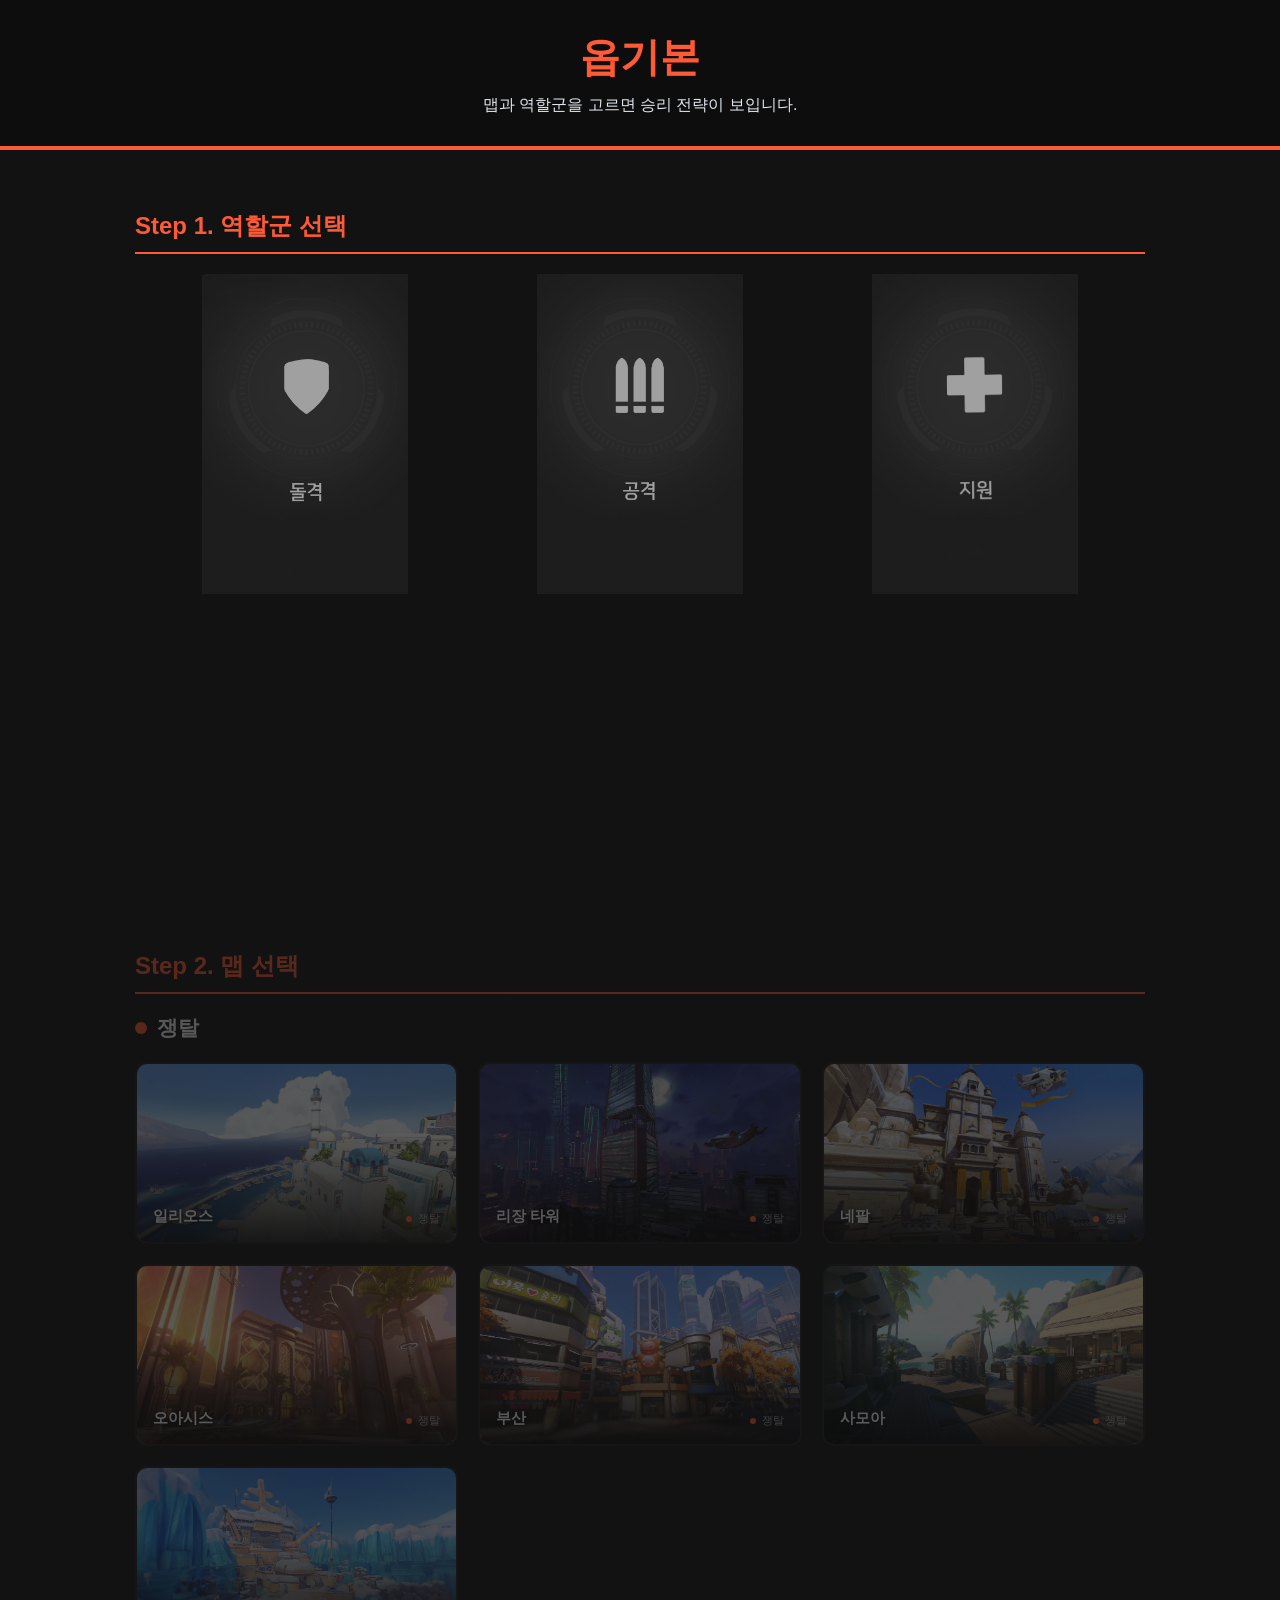
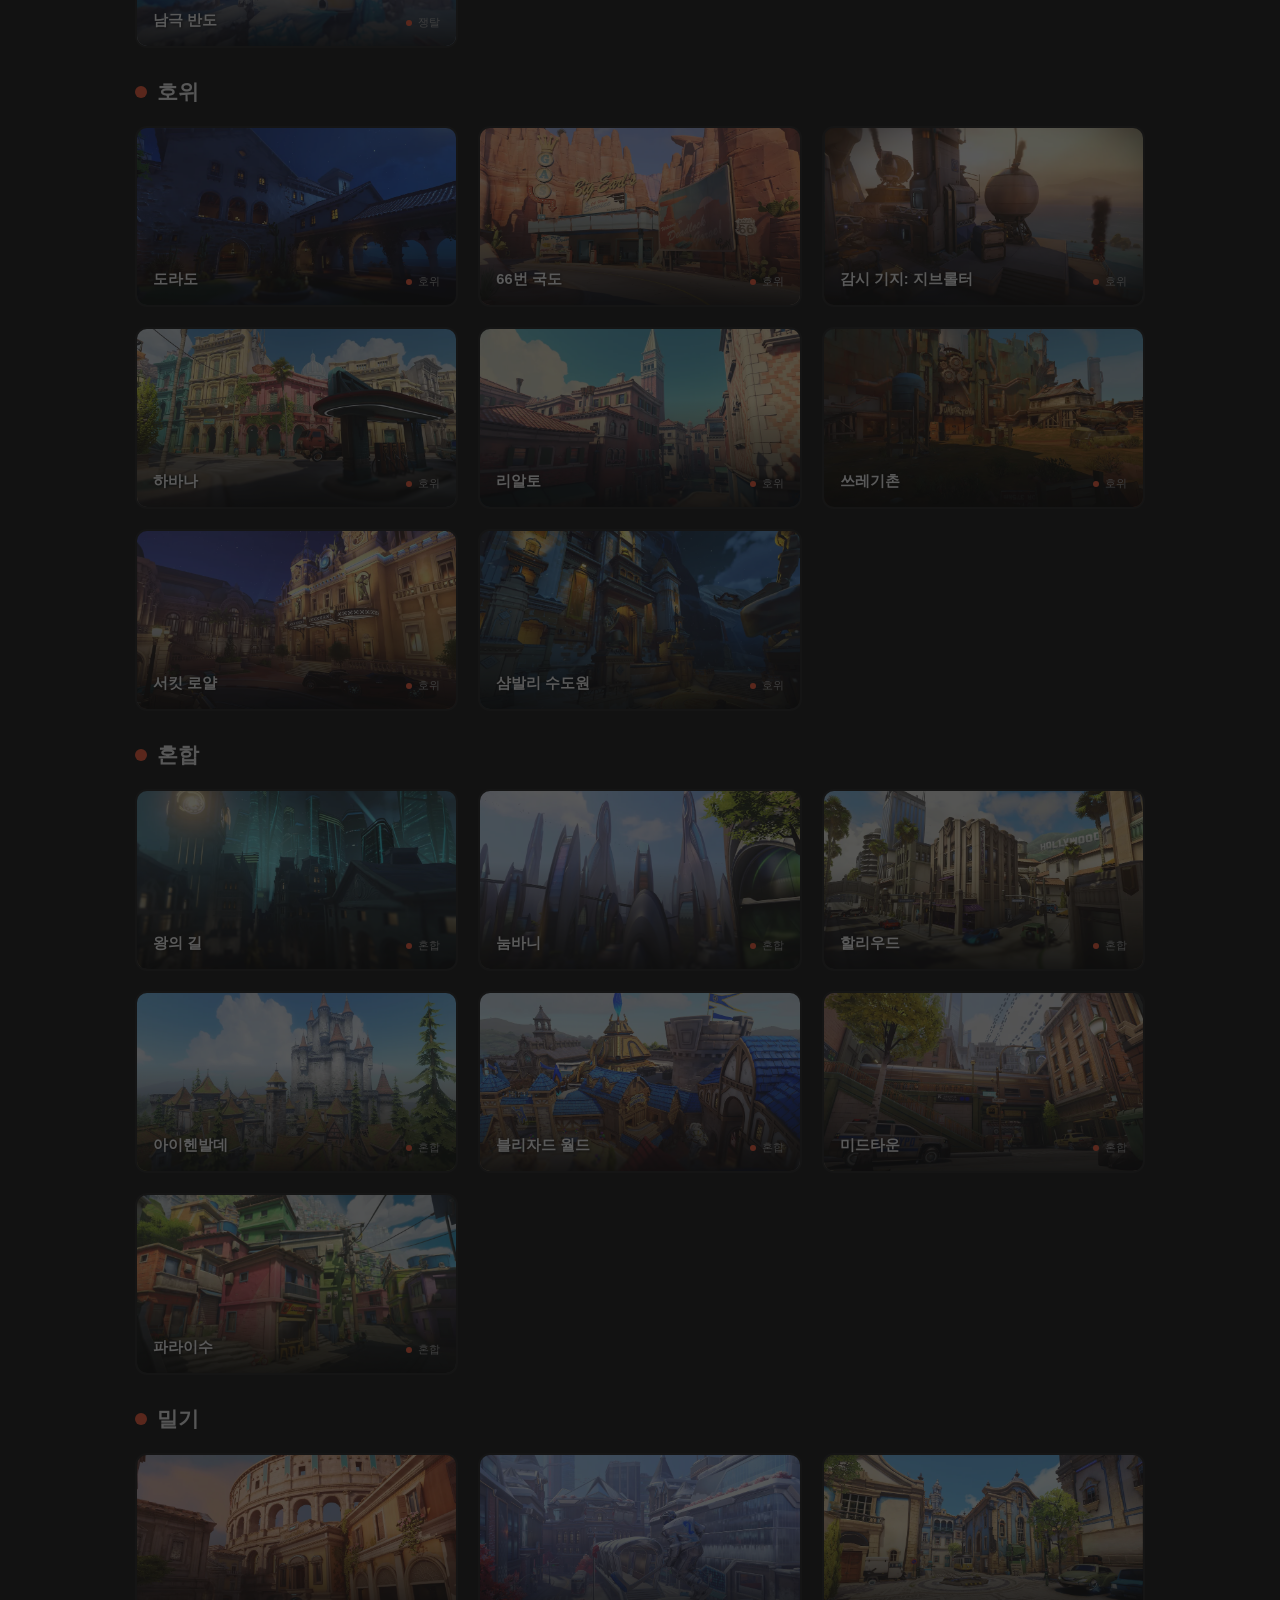
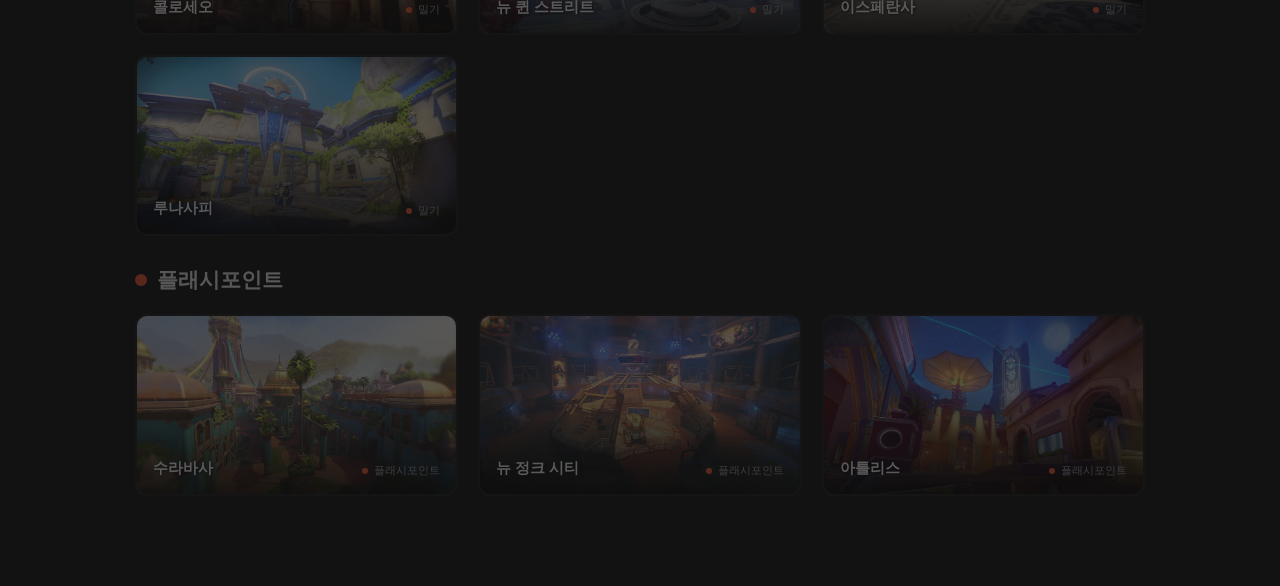
<file: week1/ow/index.html>
<!DOCTYPE html>
<html lang="ko">
<head>
    <meta charset="UTF-8">
    <meta name="viewport" content="width=device-width, initial-scale=1.0">
    <title>오버워치 전략 가이드</title>
    <link rel="stylesheet" href="style.css">
    <style>
        /* 👑 Owtics 오피셜 서버 선택 탭 전용 초정밀 커스텀 CSS 디자인 주입 */
        .ow-segment-tabs {
            display: inline-flex;
            background: #191e24;
            padding: 4px;
            border-radius: 8px;
            border: 1px solid #2d3748;
        }
        .ow-tab-btn {
            background: transparent;
            color: #a0aec0;
            border: none;
            padding: 8px 20px;
            font-size: 0.95em;
            font-weight: bold;
            border-radius: 6px;
            cursor: pointer;
            transition: all 0.2s ease;
        }
        .ow-tab-btn:hover {
            color: #ffffff;
        }
        .ow-tab-btn.active {
            background: #28323f;
            color: var(--ow-orange, #f99e1a);
            box-shadow: 0 2px 5px rgba(0,0,0,0.2);
        }
    </style>
</head>
<body>
    <header class="header main-header">
        <h1>옵기본</h1>
        <p>맵과 역할군을 고르면 승리 전략이 보입니다.</p>
    </header>

    <div class="container">
        <!-- Step 1: 역할군 선택 -->
        <section class="step-section" id="step1">
            <h2>Step 1. 역할군 선택</h2>
            <div class="role-buttons">
                <div class="role-item" data-role="tank">
                    <img src="images/돌격.png" alt="돌격" class="role-icon">
                    <span>돌격 (Tank)</span>
                </div>
                <div class="role-item" data-role="damage">
                    <img src="images/공격.png" alt="공격" class="role-icon">
                    <span>공격 (Damage)</span>
                </div>
                <div class="role-item" data-role="support">
                    <img src="images/지원.png" alt="지원" class="role-icon">
                    <span>지원 (Support)</span>
                </div>
            </div>
        </section>

        <!-- Step 2: 맵 선택 -->
        <section class="step-section disabled" id="step2">
            <h2>Step 2. 맵 선택</h2>
            <div id="mapGrid"></div>
        </section>

        <!-- 결과창 -->
        <section id="resultBox" class="hidden">
            <div class="result-header" style="display: flex; align-items: center; width: 100%; flex-wrap: wrap; gap: 15px;">
                <h2 id="resultTitle" class="result-title" style="margin: 0; flex: 1 1 auto;">맵 이름 - 역할군 전략</h2>
                
                <!-- 👑 Owtics 스타일 세그먼트 서버 탭 버튼 그룹 이식 -->
                <div class="ow-segment-tabs">
                    <button class="ow-tab-btn active" data-region="asia">아시아</button>
                    <button class="ow-tab-btn" data-region="usa">미국</button>
                    <button class="ow-tab-btn" data-region="eu">유럽</button>
                </div>

                <!-- 티어 선택 셀렉트 박스 구역 -->
                <div class="tier-select-wrapper" style="display: inline-block;">
                    <select id="tierSelect" style="background: #1e2630; color: #ffffff; border: 1px solid var(--ow-orange, #f99e1a); padding: 8px 16px; border-radius: 6px; font-weight: bold; cursor: pointer; outline: none; font-size: 0.95em;">
                        <option value="all">모든 티어</option>
                        <option value="bronze">브론즈</option>
                        <option value="silver">실버</option>
                        <option value="gold">골드</option>
                        <option value="platinum">플래티늄</option>
                        <option value="diamond">다이아몬드</option>
                        <option value="master">마스터</option>
                        <option value="grandmaster">그랜드마스터 & 챔피언</option>
                    </select>
                </div>

                <div class="like-section" style="display: inline-block;">
                    <button id="likeBtn" class="like-btn">👍 추천해요 <span id="likeCount">0</span></button>
                </div>
            </div>
            
            <div class="card strategy-card">
                <h3>🗺️ 거점별 핵심 전략</h3>
                <ul id="strategyList"></ul>
            </div>

            <div id="roleDataContent" class="role-content-grid">
                <!-- JS에서 추천 영웅, 시너지, 카운터 내용이 렌더링됩니다 -->
            </div>

            <!-- 💬 댓글(방명록) 기능 추가 -->
            <div class="card comment-section">
                <h3>💬 맵 전술 토론 (방명록)</h3>
                
                <form id="commentForm" class="comment-form">
                    <input type="text" id="commentNickname" placeholder="닉네임 (2~12자)" minlength="2" maxlength="12" required>
                    <textarea id="commentContent" placeholder="이 맵의 꿀팁이나 궁금한 점을 남겨주세요! (5~300자)" minlength="5" maxlength="300" required></textarea>
                    <button type="submit" id="commentSubmitBtn">댓글 남기기</button>
                </form>

                <div id="commentList" class="comment-list">
                    <p style="text-align: center; color: #a0aec0;">댓글을 불러오는 중...</p>
                </div>
            </div>
        </section>
    </div>
    <script src="script.js?v=202407"></script>
</body>
</html>
</file>
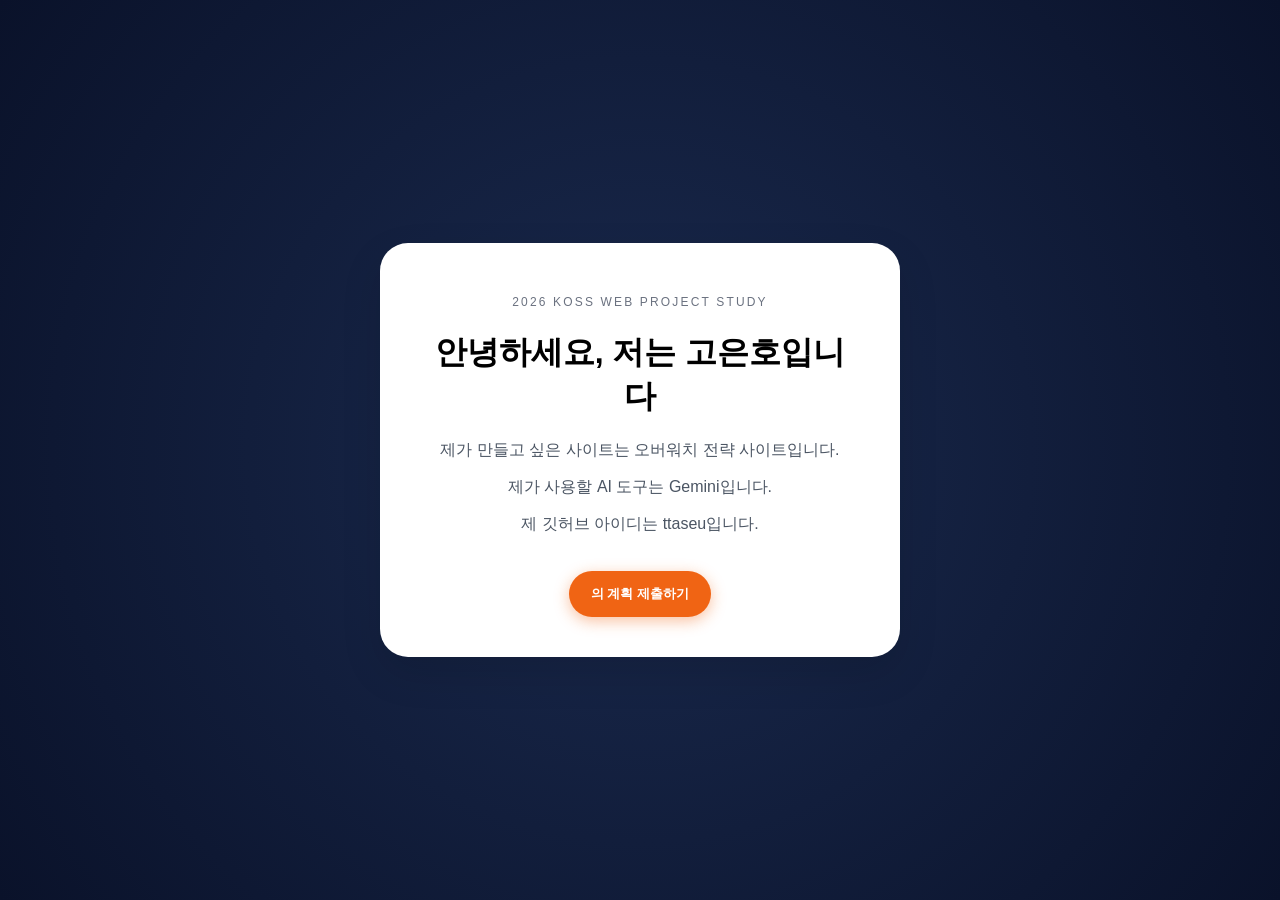
<file: week2/practice/index.html>
<!DOCTYPE html>
<html lang="ko">

<head>
  <meta charset="UTF-8" />
  <meta name="viewport" content="width=device-width, initial-scale=1.0" />
  <title>나의 첫 웹페이지</title>
  <link rel="stylesheet" href="style.css" />
</head>

<body>
  <main class="card">
    <p class="eyebrow">2026 KOSS WEB PROJECT STUDY</p>
    <h1>안녕하세요, 저는 고은호입니다</h1>
    <p class="desc">제가 만들고 싶은 사이트는 오버워치 전략 사이트입니다.</p>
    <p class="desc">제가 사용할 AI 도구는 Gemini입니다.</p>
    <p class="desc">제 깃허브 아이디는 ttaseu입니다.</p>
    <button id="cheerButton">의 계획 제출하기</button>
  </main>
  <script src="script.js"></script>
</body>

</html>
</file>
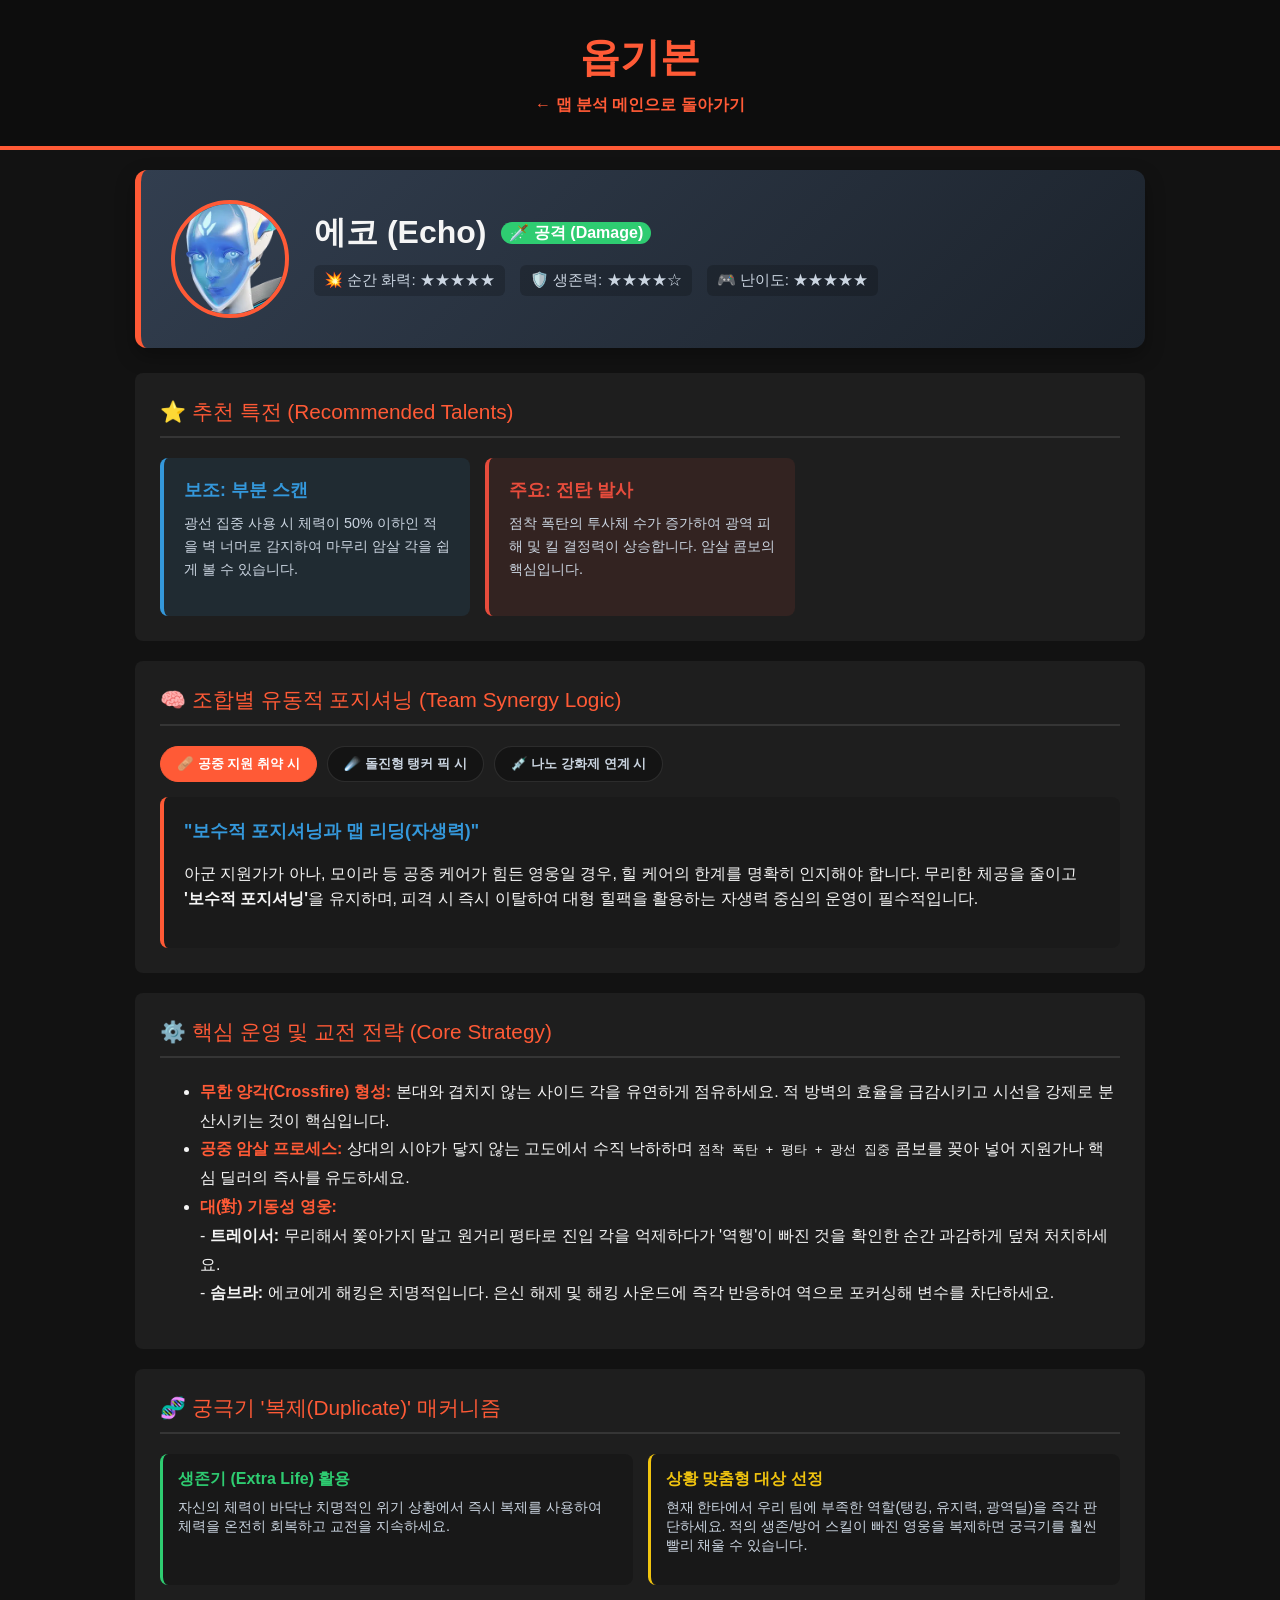
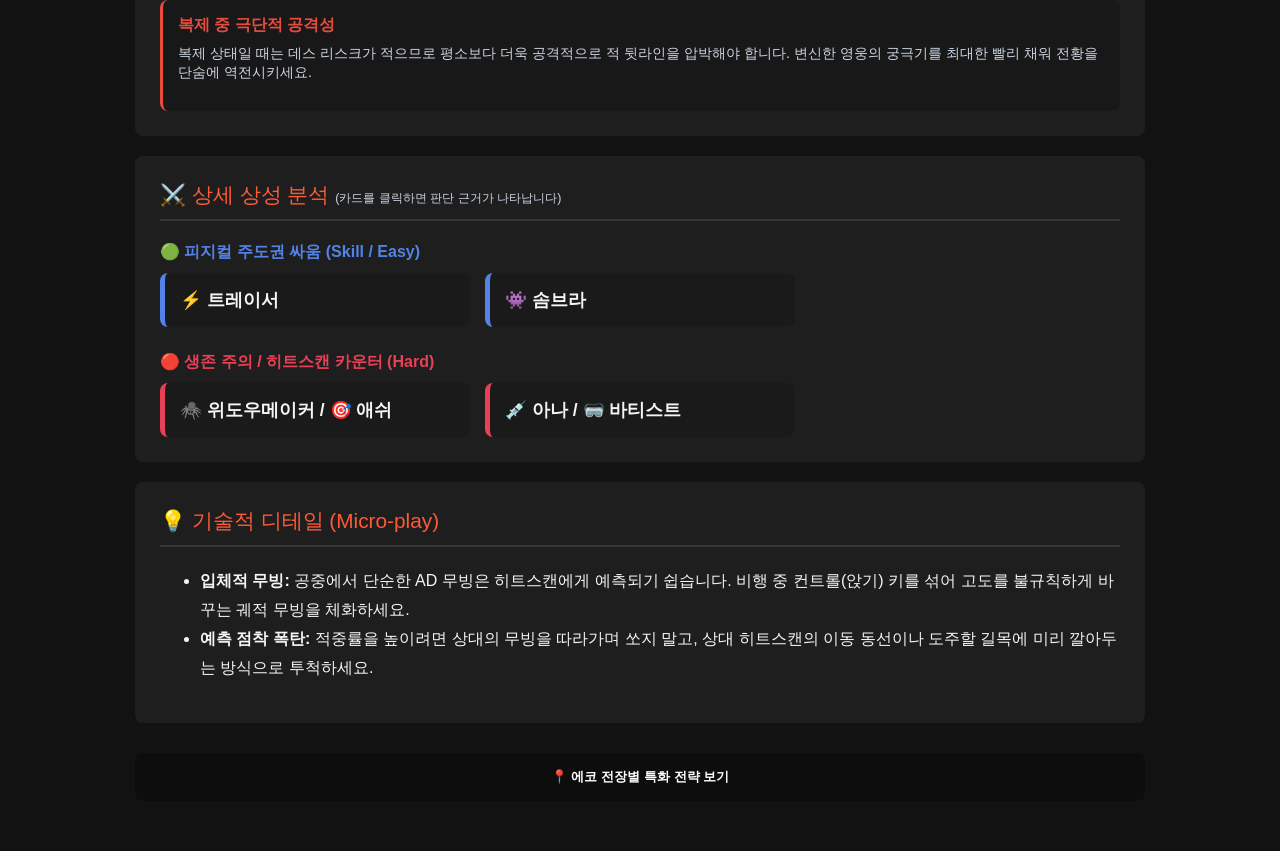
<file: week1/ow/echo.html>
<!DOCTYPE html>
<html lang="ko">
<head>
    <meta charset="UTF-8">
    <meta name="viewport" content="width=device-width, initial-scale=1.0">
    <title>에코 (Echo) - 지능형 전략 백서</title>
    <link rel="stylesheet" href="style.css">
</head>
<body>
    <header class="header">
        <h1>옵기본</h1>
        <p><a href="index.html" style="color: var(--ow-orange); text-decoration: none; font-weight: bold;">&larr; 맵 분석 메인으로 돌아가기</a></p>
    </header>

    <div class="container">
        <!-- 1. 페이지 헤더 -->
        <div class="hero-header-banner">
            <img src="images/에코.webp" alt="에코" class="hero-detail-img" onerror="this.src='https://placehold.co/100x100/28323f/f99e1a?text=EC'">
            <div class="hero-detail-info">
                <h2>에코 (Echo) <span class="badge badge-sub-dps" style="font-size: 0.5em; vertical-align: middle;">🗡️ 공격 (Damage)</span></h2>
                <div class="hero-stats">
                    <span>💥 순간 화력: ★★★★★</span>
                    <span>🛡️ 생존력: ★★★★☆</span>
                    <span>🎮 난이도: ★★★★★</span>
                </div>
            </div>
        </div>

        <!-- 2. 추천 특전 -->
        <div class="detail-section">
            <div class="section-title">⭐ 추천 특전 (Recommended Talents)</div>
            <div style="display: grid; grid-template-columns: repeat(auto-fill, minmax(280px, 1fr)); gap: 15px;">
                <div style="background: rgba(52, 152, 219, 0.1); padding: 20px; border-radius: 8px; border-left: 4px solid #3498db;">
                    <strong style="color: #3498db; font-size: 1.1em;">보조: 부분 스캔</strong>
                    <p style="font-size: 0.9em; color: #cbd5e1; margin-top: 10px; line-height: 1.6;">광선 집중 사용 시 체력이 50% 이하인 적을 벽 너머로 감지하여 마무리 암살 각을 쉽게 볼 수 있습니다.</p>
                </div>
                <div style="background: rgba(231, 76, 60, 0.1); padding: 20px; border-radius: 8px; border-left: 4px solid #e74c3c;">
                    <strong style="color: #e74c3c; font-size: 1.1em;">주요: 전탄 발사</strong>
                    <p style="font-size: 0.9em; color: #cbd5e1; margin-top: 10px; line-height: 1.6;">점착 폭탄의 투사체 수가 증가하여 광역 피해 및 킬 결정력이 상승합니다. 암살 콤보의 핵심입니다.</p>
                </div>
            </div>
        </div>

        <!-- 3. 아군 조합 및 환경에 따른 포지셔닝 (탭 시스템) -->
        <div class="detail-section">
            <div class="section-title">🧠 조합별 유동적 포지셔닝 (Team Synergy Logic)</div>
            
            <div class="tab-container">
                <button class="tab-btn active" onclick="openTab('tab-weak-heal')">🩹 공중 지원 취약 시</button>
                <button class="tab-btn" onclick="openTab('tab-dive')">☄️ 돌진형 탱커 픽 시</button>
                <button class="tab-btn" onclick="openTab('tab-nano')">💉 나노 강화제 연계 시</button>
            </div>

            <div id="tab-weak-heal" class="tab-content active">
                <strong style="color: #3498db; font-size: 1.1em;">"보수적 포지셔닝과 맵 리딩(자생력)"</strong>
                <p>아군 지원가가 아나, 모이라 등 공중 케어가 힘든 영웅일 경우, 힐 케어의 한계를 명확히 인지해야 합니다. 무리한 체공을 줄이고 <strong>'보수적 포지셔닝'</strong>을 유지하며, 피격 시 즉시 이탈하여 대형 힐팩을 활용하는 자생력 중심의 운영이 필수적입니다.</p>
            </div>
            <div id="tab-dive" class="tab-content">
                <strong style="color: #e74c3c; font-size: 1.1em;">"탱커와 동선 일치 및 포커싱 집중"</strong>
                <p>아군이 D.Va, 윈스턴 등 돌진형 탱커라면 탱커와 동선을 일치시키세요. 탱커가 진입하는 순간 함께 진입하여 포커싱 화력을 극대화하고, 상대의 어그로를 분산시켜 서로의 생존력을 높여야 합니다.</p>
            </div>
            <div id="tab-nano" class="tab-content">
                <strong style="color: #9b59b6; font-size: 1.1em;">"과감한 진입과 즉사 콤보 극대화"</strong>
                <p>아나의 궁극기 타이밍이 도래했다면, 사전에 콜을 맞추고 과감하게 적진 한복판으로 진입하세요. 나노 강화제를 받은 상태에서의 <strong>'점착 폭탄(우클릭) + 광선 집중'</strong> 콤보는 탱커조차 녹여버리는 압도적인 킬 결정력을 발휘합니다.</p>
            </div>
        </div>

        <!-- 4. 핵심 운영 및 교전 전략 -->
        <div class="detail-section">
            <div class="section-title">⚙️ 핵심 운영 및 교전 전략 (Core Strategy)</div>
            <ul style="line-height: 1.8;">
                <li><strong style="color: var(--ow-orange);">무한 양각(Crossfire) 형성:</strong> 본대와 겹치지 않는 사이드 각을 유연하게 점유하세요. 적 방벽의 효율을 급감시키고 시선을 강제로 분산시키는 것이 핵심입니다.</li>
                <li><strong style="color: var(--ow-orange);">공중 암살 프로세스:</strong> 상대의 시야가 닿지 않는 고도에서 수직 낙하하며 <code>점착 폭탄 + 평타 + 광선 집중</code> 콤보를 꽂아 넣어 지원가나 핵심 딜러의 즉사를 유도하세요.</li>
                <li><strong style="color: var(--ow-orange);">대(對) 기동성 영웅:</strong> 
                    <br>- <strong>트레이서:</strong> 무리해서 쫓아가지 말고 원거리 평타로 진입 각을 억제하다가 '역행'이 빠진 것을 확인한 순간 과감하게 덮쳐 처치하세요.
                    <br>- <strong>솜브라:</strong> 에코에게 해킹은 치명적입니다. 은신 해제 및 해킹 사운드에 즉각 반응하여 역으로 포커싱해 변수를 차단하세요.
                </li>
            </ul>
        </div>

        <!-- 5. 궁극기 '복제(Duplicate)'의 전술적 매커니즘 -->
        <div class="detail-section">
            <div class="section-title">🧬 궁극기 '복제(Duplicate)' 매커니즘</div>
            <div style="display: grid; grid-template-columns: 1fr 1fr; gap: 15px;">
                <div style="background: rgba(0,0,0,0.2); padding: 15px; border-radius: 8px; border-left: 3px solid #2ecc71;">
                    <strong style="color: #2ecc71;">생존기 (Extra Life) 활용</strong>
                    <p style="font-size: 0.9em; color: #cbd5e1; margin-top: 8px;">자신의 체력이 바닥난 치명적인 위기 상황에서 즉시 복제를 사용하여 체력을 온전히 회복하고 교전을 지속하세요.</p>
                </div>
                <div style="background: rgba(0,0,0,0.2); padding: 15px; border-radius: 8px; border-left: 3px solid #f1c40f;">
                    <strong style="color: #f1c40f;">상황 맞춤형 대상 선정</strong>
                    <p style="font-size: 0.9em; color: #cbd5e1; margin-top: 8px;">현재 한타에서 우리 팀에 부족한 역할(탱킹, 유지력, 광역딜)을 즉각 판단하세요. 적의 생존/방어 스킬이 빠진 영웅을 복제하면 궁극기를 훨씬 빨리 채울 수 있습니다.</p>
                </div>
                <div style="background: rgba(0,0,0,0.2); padding: 15px; border-radius: 8px; grid-column: 1 / -1; border-left: 3px solid #e74c3c;">
                    <strong style="color: #e74c3c;">복제 중 극단적 공격성</strong>
                    <p style="font-size: 0.9em; color: #cbd5e1; margin-top: 8px;">복제 상태일 때는 데스 리스크가 적으므로 평소보다 더욱 공격적으로 적 뒷라인을 압박해야 합니다. 변신한 영웅의 궁극기를 최대한 빨리 채워 전황을 단숨에 역전시키세요.</p>
                </div>
            </div>
        </div>

        <!-- 6. 상세 상성 분석 (OP.GG 스타일 카드) -->
        <div class="detail-section">
            <div class="section-title">⚔️ 상세 상성 분석 <span style="font-size: 0.6em; color: #cbd5e1;">(카드를 클릭하면 판단 근거가 나타납니다)</span></div>
            
            <h4 style="color: #5383e8; margin-bottom: 10px;">🟢 피지컬 주도권 싸움 (Skill / Easy)</h4>
            <div class="matchup-grid" style="margin-bottom: 25px;">
                <div class="matchup-card easy">
                    <div class="matchup-header">⚡ 트레이서</div>
                    <div class="matchup-reason"><strong>[어떻게 잡을 것인가?]</strong><br>수직 고도를 활용해 트레이서의 유효 사거리 밖에서 일방적으로 체력을 깎으세요. '역행'이 빠지는 소리를 듣는 순간 점착 폭탄을 예측해서 깔아두면 확정 킬입니다.</div>
                </div>
                <div class="matchup-card easy">
                    <div class="matchup-header">👾 솜브라</div>
                    <div class="matchup-reason"><strong>[어떻게 잡을 것인가?]</strong><br>공중에 떠있으면 해킹 각을 쉽게 내주지 않습니다. 해킹 사운드에 즉각 턴을 돌려 평타로 은신 진입을 차단하고, 위치가 발각된 솜브라에게 광선을 꽂으세요.</div>
                </div>
            </div>

            <h4 style="color: #e84057; margin-bottom: 10px;">🔴 생존 주의 / 히트스캔 카운터 (Hard)</h4>
            <div class="matchup-grid">
                <div class="matchup-card counter">
                    <div class="matchup-header">🕷️ 위도우메이커 / 🎯 애쉬</div>
                    <div class="matchup-reason"><strong>[어떻게 대처할 것인가?]</strong><br>단순한 공중 체공은 자살 행위입니다. 엄폐물을 끼고 이동하며, 비행 시 <strong>'앉기 + 불규칙 궤적'</strong>을 섞어 에임을 교란하세요. 상대가 줌을 켜는 순간 길목에 예측 점착 폭탄을 깔아두는 심리전이 필수입니다.</div>
                </div>
                <div class="matchup-card counter">
                    <div class="matchup-header">💉 아나 / 🥽 바티스트</div>
                    <div class="matchup-reason"><strong>[어떻게 대처할 것인가?]</strong><br>암살 시도 시 수면총이나 불사 장치에 역관광 당하기 쉽습니다. 상대 힐러의 시선을 자신에게 고정시켜 본대 화력을 분산시키는 <strong>'어그로 핑퐁'</strong> 자체로 전술적 이득을 챙기세요.</div>
                </div>
            </div>
        </div>
        
        <!-- 7. 기술적 디테일 및 마이크로 플레이 -->
        <div class="detail-section">
            <div class="section-title">💡 기술적 디테일 (Micro-play)</div>
            <ul style="line-height: 1.8;">
                <li><strong>입체적 무빙:</strong> 공중에서 단순한 AD 무빙은 히트스캔에게 예측되기 쉽습니다. 비행 중 컨트롤(앉기) 키를 섞어 고도를 불규칙하게 바꾸는 궤적 무빙을 체화하세요.</li>
                <li><strong>예측 점착 폭탄:</strong> 적중률을 높이려면 상대의 무빙을 따라가며 쏘지 말고, 상대 히트스캔의 이동 동선이나 도주할 길목에 미리 깔아두는 방식으로 투척하세요.</li>
            </ul>
        </div>

        <!-- 8. 맵 토글 섹션 -->
        <button id="mapToggleBtn" class="role-btn" style="width: 100%; margin-top: 10px; background: var(--ow-dark); color: #fff; padding: 15px; border-radius: 8px; cursor: pointer; border: none; font-weight: bold;">
            📍 에코 전장별 특화 전략 보기
        </button>
        <div id="mapStrategySection" class="detail-section hidden" style="margin-top: 20px; border: 1px solid var(--ow-orange);">
            <h3 style="color: var(--ow-orange); margin-top: 0;">🗺️ 주요 맵 2층 및 사각지대 활용법</h3>
            <ul style="line-height: 1.8;">
                <li><strong>리장 타워 (야시장/정원):</strong> 오른쪽 사이드 루트를 선점하여 상대 윈스턴 등 메인 탱커가 거점에 진입하기 전에 선제 압박을 가하세요. 공중 체공 중에도 거점 점령 상태를 상시 체크해야 합니다.</li>
                <li><strong>리알토:</strong> 왼쪽 사이드 포지션 유지가 승패를 가릅니다. 높은 지붕과 건물을 완벽한 엄폐물 삼아 공중 포지션을 고수하며 일방적인 딜교환을 성립시키세요.</li>
                <li><strong>파라이수:</strong> 복잡한 골목과 건물 내부를 비행 기술로 넘나들며, 적의 사각지대를 급습한 뒤 즉시 이탈하는 <strong>'게릴라'</strong> 운영이 가장 빛을 발하는 전장입니다.</li>
            </ul>
        </div>

    </div>

    <script>
        // 상성 카드 클릭 시 이유(설명) 토글 애니메이션
        document.querySelectorAll('.matchup-card').forEach(card => {
            card.addEventListener('click', () => {
                card.classList.toggle('active');
            });
        });

        // 탭 토글 로직
        function openTab(tabId) {
            document.querySelectorAll('.tab-btn').forEach(btn => btn.classList.remove('active'));
            event.currentTarget.classList.add('active');
            document.querySelectorAll('.tab-content').forEach(content => content.classList.remove('active'));
            document.getElementById(tabId).classList.add('active');
        }

        // 맵 전략 섹션 토글 부드러운 스크롤
        document.getElementById('mapToggleBtn').addEventListener('click', function() {
            const section = document.getElementById('mapStrategySection');
            if (section.classList.contains('hidden')) {
                section.classList.remove('hidden');
                section.scrollIntoView({ behavior: 'smooth', block: 'center' });
            } else {
                section.classList.add('hidden');
            }
        });
    </script>
</body>
</html>
</file>
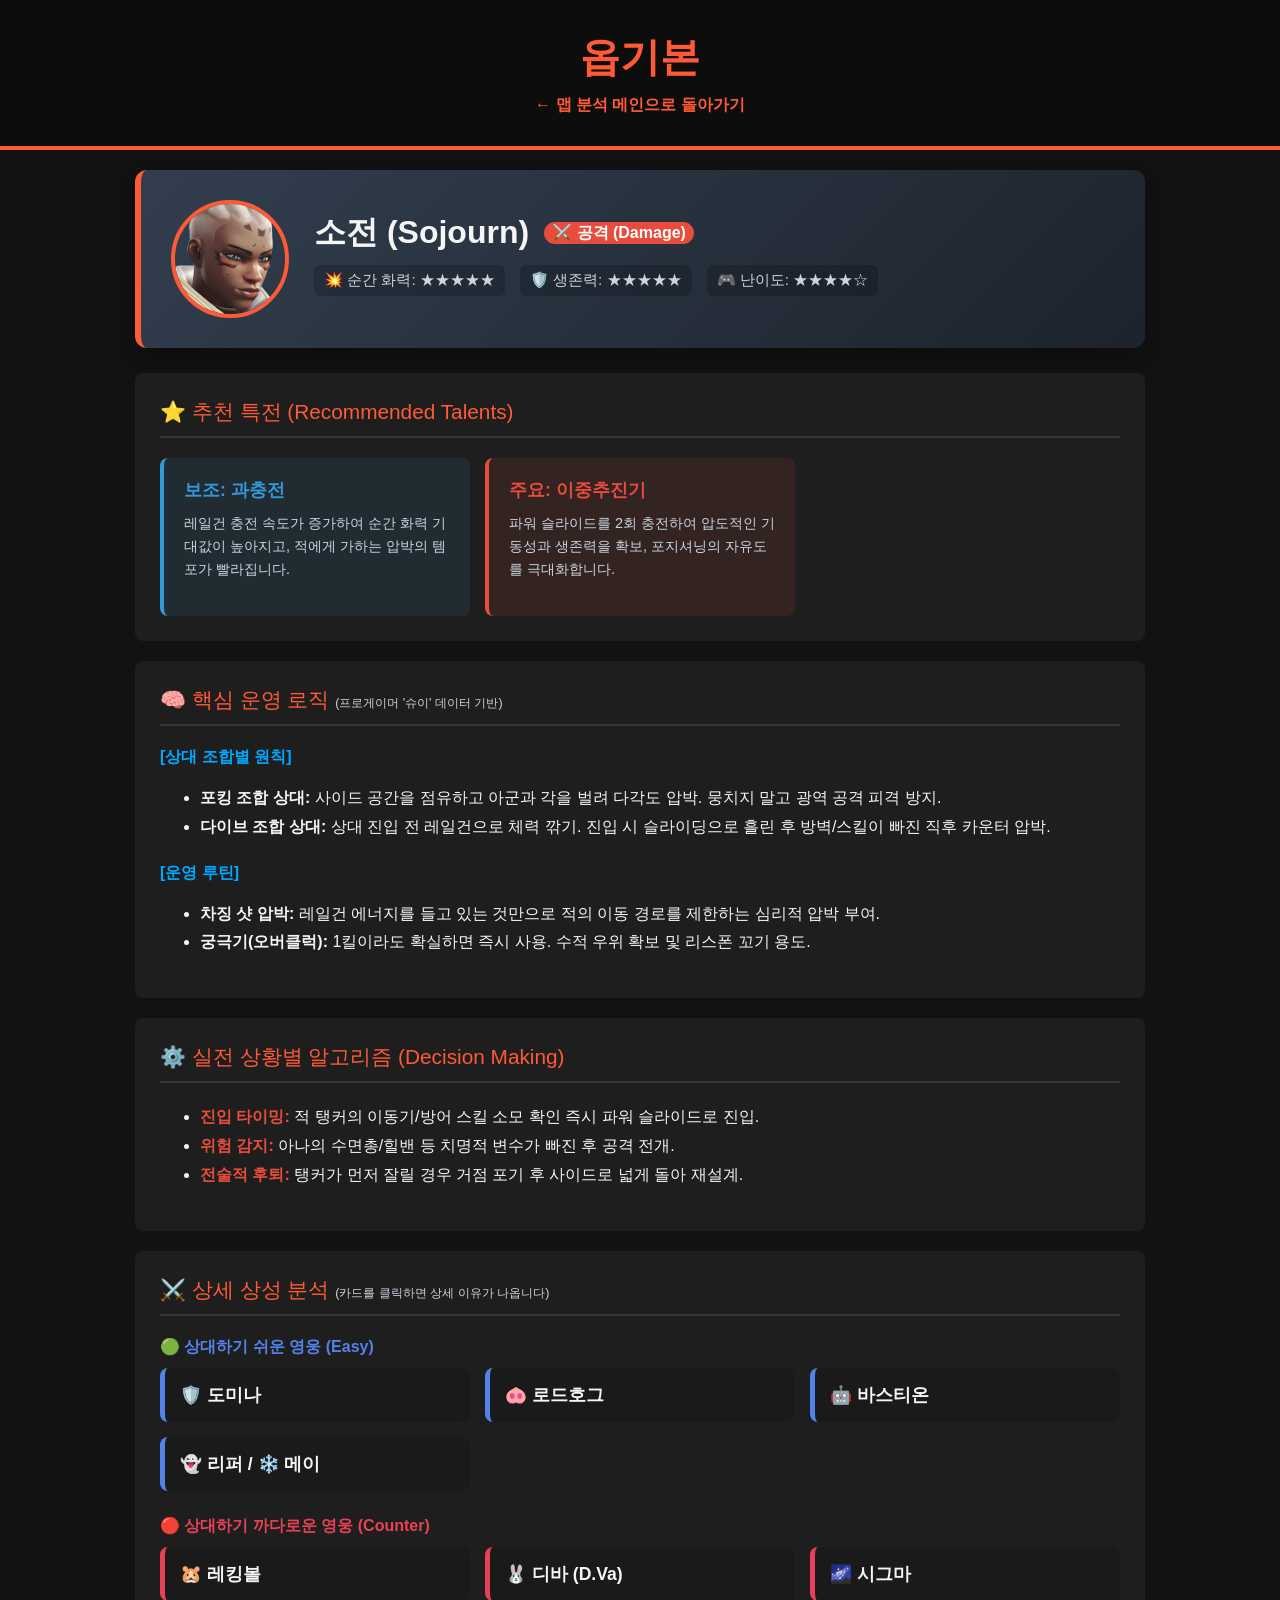
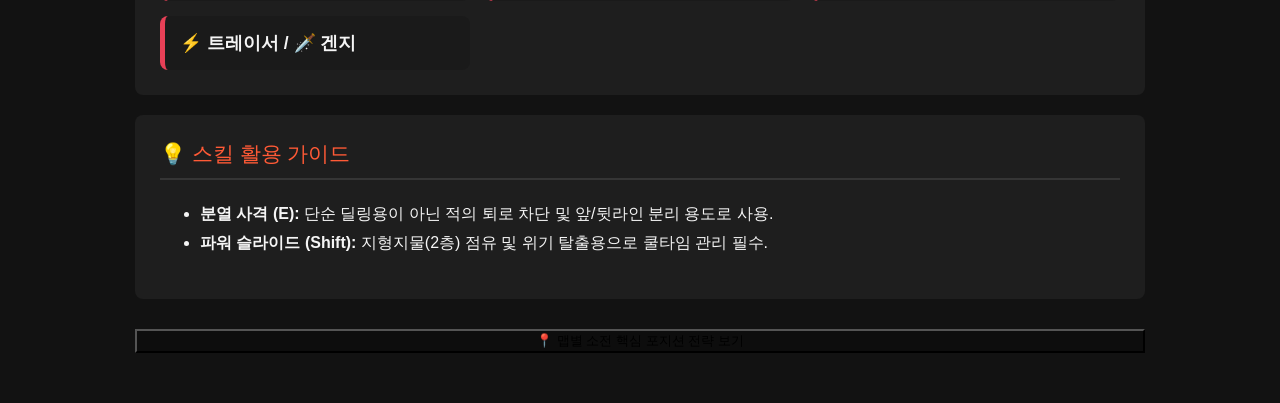
<file: week1/ow/sojourn.html>
<!DOCTYPE html>
<html lang="ko">
<head>
    <meta charset="UTF-8">
    <meta name="viewport" content="width=device-width, initial-scale=1.0">
    <title>소전 (Sojourn) - 영웅 상세 분석</title>
    <link rel="stylesheet" href="style.css">
</head>
<body>
    <header class="header">
        <h1>옵기본</h1>
        <p><a href="index.html" style="color: var(--ow-orange); text-decoration: none; font-weight: bold;">&larr; 맵 분석 메인으로 돌아가기</a></p>
    </header>

    <div class="container">
        <!-- 1. 페이지 헤더 -->
        <div class="hero-header-banner">
            <img src="images/소전.webp" alt="소전" class="hero-detail-img" onerror="this.src='https://placehold.co/100x100/28323f/f99e1a?text=SJ'">
            <div class="hero-detail-info">
                <h2>소전 (Sojourn) <span class="badge badge-main-dps" style="font-size: 0.5em; vertical-align: middle;">⚔️ 공격 (Damage)</span></h2>
                <div class="hero-stats">
                    <span>💥 순간 화력: ★★★★★</span>
                    <span>🛡️ 생존력: ★★★★★</span>
                    <span>🎮 난이도: ★★★★☆</span>
                </div>
            </div>
        </div>

        <!-- 2. 추천 특전 -->
        <div class="detail-section">
            <div class="section-title">⭐ 추천 특전 (Recommended Talents)</div>
            <div style="display: grid; grid-template-columns: repeat(auto-fill, minmax(280px, 1fr)); gap: 15px;">
                <div style="background: rgba(52, 152, 219, 0.1); padding: 20px; border-radius: 8px; border-left: 4px solid #3498db;">
                    <strong style="color: #3498db; font-size: 1.1em;">보조: 과충전</strong>
                    <p style="font-size: 0.9em; color: #cbd5e1; margin-top: 10px; line-height: 1.6;">레일건 충전 속도가 증가하여 순간 화력 기대값이 높아지고, 적에게 가하는 압박의 템포가 빨라집니다.</p>
                </div>
                <div style="background: rgba(231, 76, 60, 0.1); padding: 20px; border-radius: 8px; border-left: 4px solid #e74c3c;">
                    <strong style="color: #e74c3c; font-size: 1.1em;">주요: 이중추진기</strong>
                    <p style="font-size: 0.9em; color: #cbd5e1; margin-top: 10px; line-height: 1.6;">파워 슬라이드를 2회 충전하여 압도적인 기동성과 생존력을 확보, 포지셔닝의 자유도를 극대화합니다.</p>
                </div>
            </div>
        </div>

        <!-- 3. 핵심 운영 로직 -->
        <div class="detail-section">
            <div class="section-title">🧠 핵심 운영 로직 <span style="font-size: 0.6em; color: #cbd5e1;">(프로게이머 '슈이' 데이터 기반)</span></div>
            
            <h4 style="color: #00a8ff; margin-bottom: 8px;">[상대 조합별 원칙]</h4>
            <ul style="line-height: 1.8; margin-bottom: 20px;">
                <li><strong>포킹 조합 상대:</strong> 사이드 공간을 점유하고 아군과 각을 벌려 다각도 압박. 뭉치지 말고 광역 공격 피격 방지.</li>
                <li><strong>다이브 조합 상대:</strong> 상대 진입 전 레일건으로 체력 깎기. 진입 시 슬라이딩으로 흘린 후 방벽/스킬이 빠진 직후 카운터 압박.</li>
            </ul>

            <h4 style="color: #00a8ff; margin-bottom: 8px;">[운영 루틴]</h4>
            <ul style="line-height: 1.8;">
                <li><strong>차징 샷 압박:</strong> 레일건 에너지를 들고 있는 것만으로 적의 이동 경로를 제한하는 심리적 압박 부여.</li>
                <li><strong>궁극기(오버클럭):</strong> 1킬이라도 확실하면 즉시 사용. 수적 우위 확보 및 리스폰 꼬기 용도.</li>
            </ul>
        </div>

        <!-- 4. 실전 상황별 알고리즘 -->
        <div class="detail-section">
            <div class="section-title">⚙️ 실전 상황별 알고리즘 (Decision Making)</div>
            <ul style="line-height: 1.8;">
                <li><strong style="color: #e74c3c;">진입 타이밍:</strong> 적 탱커의 이동기/방어 스킬 소모 확인 즉시 파워 슬라이드로 진입.</li>
                <li><strong style="color: #e74c3c;">위험 감지:</strong> 아나의 수면총/힐밴 등 치명적 변수가 빠진 후 공격 전개.</li>
                <li><strong style="color: #e74c3c;">전술적 후퇴:</strong> 탱커가 먼저 잘릴 경우 거점 포기 후 사이드로 넓게 돌아 재설계.</li>
            </ul>
        </div>

        <!-- 5. 상세 상성 분석 (OP.GG 스타일 카드) -->
        <div class="detail-section">
            <div class="section-title">⚔️ 상세 상성 분석 <span style="font-size: 0.6em; color: #cbd5e1;">(카드를 클릭하면 상세 이유가 나옵니다)</span></div>
            
            <h4 style="color: #5383e8; margin-bottom: 10px;">🟢 상대하기 쉬운 영웅 (Easy)</h4>
            <div class="matchup-grid" style="margin-bottom: 25px;">
                <div class="matchup-card easy">
                    <div class="matchup-header">🛡️ 도미나</div>
                    <div class="matchup-reason">분열 사격으로 방벽 즉시 무력화.</div>
                </div>
                <div class="matchup-card easy">
                    <div class="matchup-header">🐽 로드호그</div>
                    <div class="matchup-reason">큰 피격 판정으로 레일건 에너지 충전소 활용 및 원거리 압살.</div>
                </div>
                <div class="matchup-card easy">
                    <div class="matchup-header">🤖 바스티온</div>
                    <div class="matchup-reason">느린 속도로 인해 분열 사격과 레일건의 완벽한 표적.</div>
                </div>
                <div class="matchup-card easy">
                    <div class="matchup-header">👻 리퍼 / ❄️ 메이</div>
                    <div class="matchup-reason">슬라이딩으로 기습을 쉽게 흘리며 사거리 우위 점유.</div>
                </div>
            </div>

            <h4 style="color: #e84057; margin-bottom: 10px;">🔴 상대하기 까다로운 영웅 (Counter)</h4>
            <div class="matchup-grid">
                <div class="matchup-card counter">
                    <div class="matchup-header">🐹 레킹볼</div>
                    <div class="matchup-reason">빠른 이동과 파일드라이버로 소전의 생존 템포를 완벽히 파괴. (매우 불리)</div>
                </div>
                <div class="matchup-card counter">
                    <div class="matchup-header">🐰 디바 (D.Va)</div>
                    <div class="matchup-reason">방어 매트릭스로 투사체 차단 및 짧은 부스터 쿨타임으로 끝까지 추격.</div>
                </div>
                <div class="matchup-card counter">
                    <div class="matchup-header">🌌 시그마</div>
                    <div class="matchup-reason">유동적인 방벽과 키네틱 손아귀로 소전의 딜각을 지능적으로 차단.</div>
                </div>
                <div class="matchup-card counter">
                    <div class="matchup-header">⚡ 트레이서 / 🗡️ 겐지</div>
                    <div class="matchup-reason">소전의 좌클릭 투사체를 맞추기 어렵고 근접전 압박 극심.</div>
                </div>
            </div>
        </div>

        <!-- 6. 스킬 활용 가이드 -->
        <div class="detail-section">
            <div class="section-title">💡 스킬 활용 가이드</div>
            <ul style="line-height: 1.8;">
                <li><strong>분열 사격 (E):</strong> 단순 딜링용이 아닌 적의 퇴로 차단 및 앞/뒷라인 분리 용도로 사용.</li>
                <li><strong>파워 슬라이드 (Shift):</strong> 지형지물(2층) 점유 및 위기 탈출용으로 쿨타임 관리 필수.</li>
            </ul>
        </div>

        <!-- 7. 맵 토글 섹션 -->
        <button id="mapToggleBtn" class="role-btn" style="width: 100%; margin-top: 10px; background: var(--ow-dark);">
            📍 맵별 소전 핵심 포지션 전략 보기
        </button>
        <div id="mapStrategySection" class="detail-section hidden" style="margin-top: 20px; border: 1px solid var(--ow-orange);">
            <h3 style="color: var(--ow-orange); margin-top: 0;">🗺️ 주요 맵 2층 포지셔닝 팁</h3>
            <ul style="line-height: 1.8;">
                <li><strong>도라도 (1거점):</strong> 수비 시 은행 건물 옥상을 점거하고 상대 힐러진 압박.</li>
                <li><strong>왕의 길 (2거점):</strong> 좁은 길목에서 분열 사격을 활용한 입구 통제.</li>
                <li><strong>일리오스 (등대):</strong> 외부 옥상과 거점을 슬라이딩으로 자유롭게 넘나들며 포킹.</li>
            </ul>
        </div>

    </div>

    <script>
        // 상성 카드 클릭 시 이유(설명) 토글 애니메이션
        document.querySelectorAll('.matchup-card').forEach(card => {
            card.addEventListener('click', () => {
                // 다른 카드의 열림 상태를 닫고 싶다면 아래 줄 주석 해제
                // document.querySelectorAll('.matchup-card').forEach(c => { if(c !== card) c.classList.remove('active'); });
                card.classList.toggle('active');
            });
        });

        // 맵 전략 섹션 토글 부드러운 스크롤
        document.getElementById('mapToggleBtn').addEventListener('click', function() {
            const section = document.getElementById('mapStrategySection');
            if (section.classList.contains('hidden')) {
                section.classList.remove('hidden');
                section.scrollIntoView({ behavior: 'smooth', block: 'center' });
            } else {
                section.classList.add('hidden');
            }
        });
    </script>
</body>
</html>
</file>
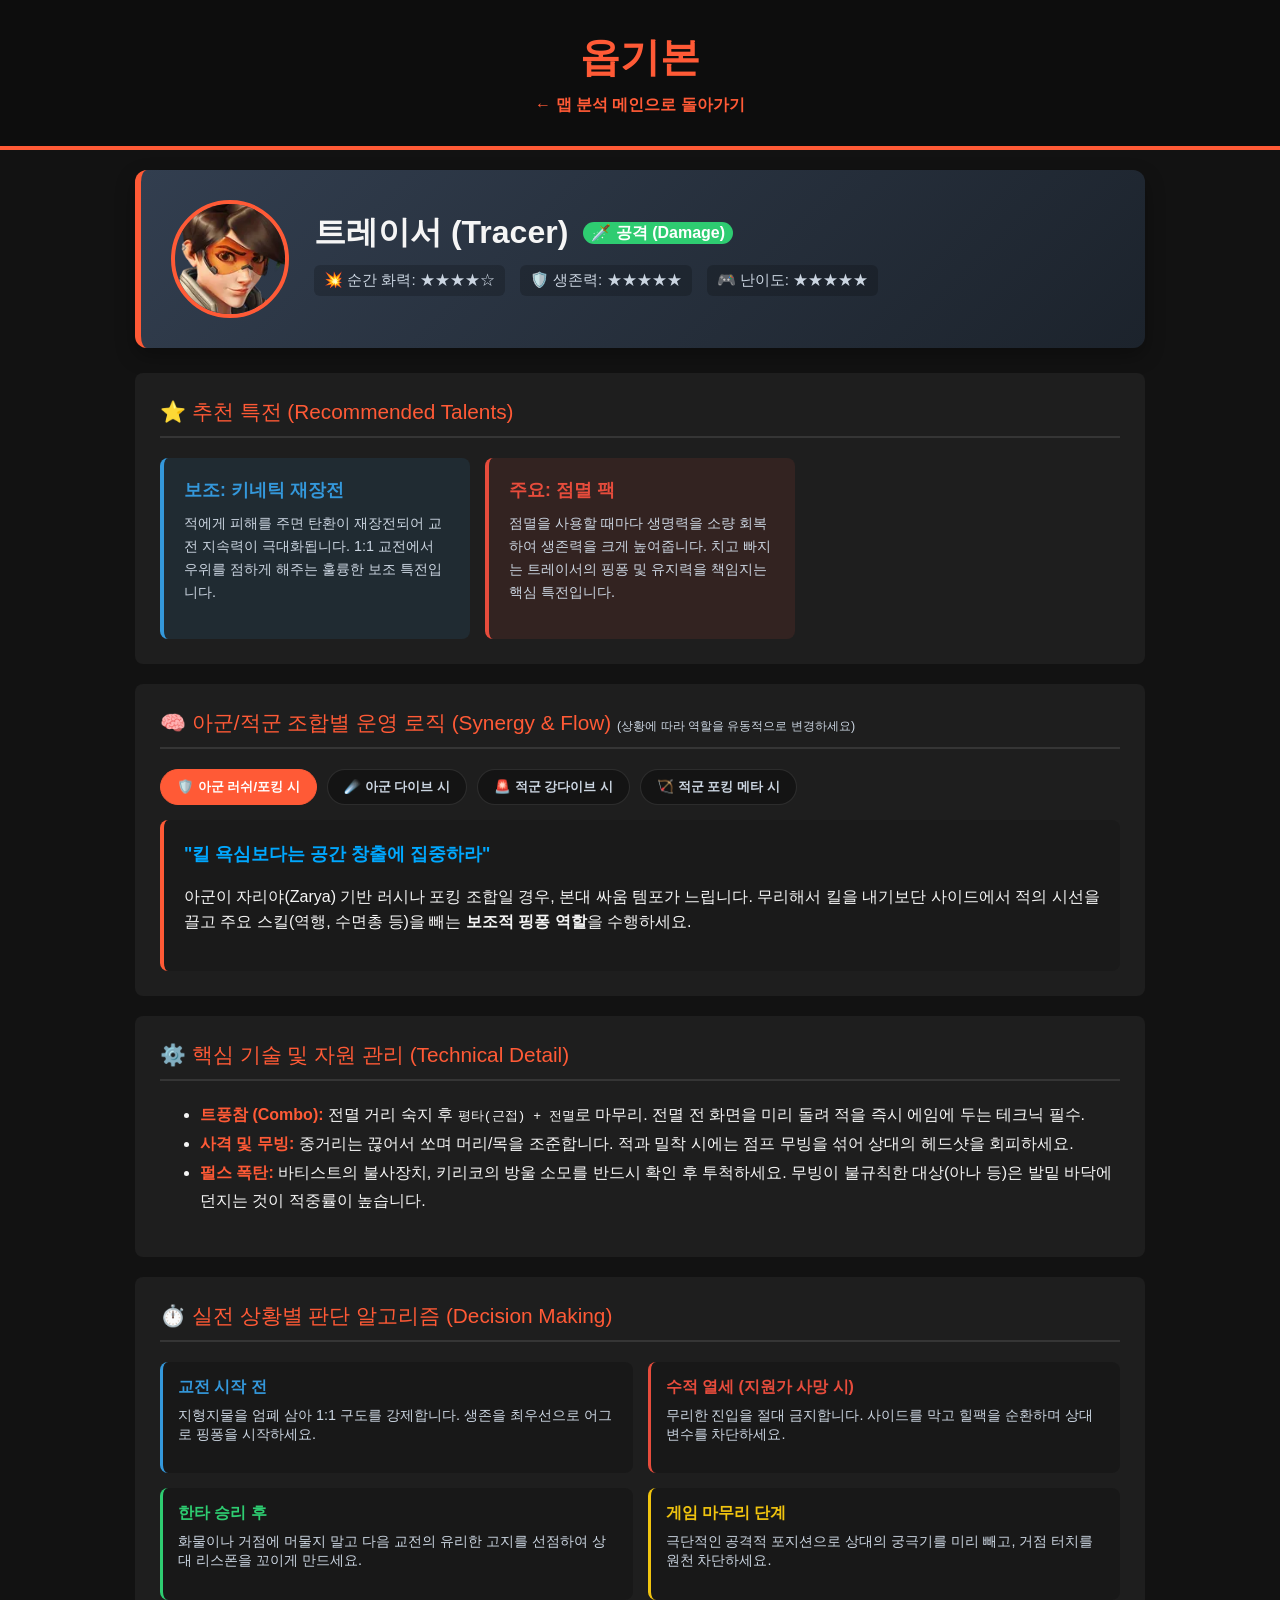
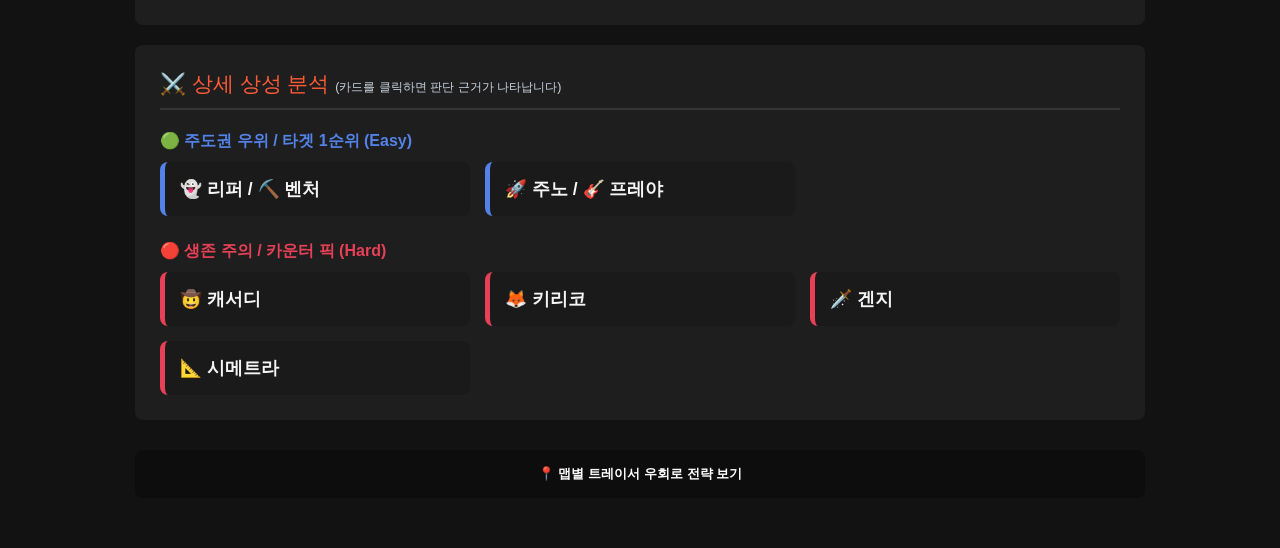
<file: week1/ow/tracer.html>
<!DOCTYPE html>
<html lang="ko">
<head>
    <meta charset="UTF-8">
    <meta name="viewport" content="width=device-width, initial-scale=1.0">
    <title>트레이서 (Tracer) - 지능형 전략 백서</title>
    <link rel="stylesheet" href="style.css">
</head>
<body>
    <header class="header">
        <h1>옵기본</h1>
        <p><a href="index.html" style="color: var(--ow-orange); text-decoration: none; font-weight: bold;">&larr; 맵 분석 메인으로 돌아가기</a></p>
    </header>

    <div class="container">
        <!-- 1. 페이지 헤더 -->
        <div class="hero-header-banner">
            <img src="images/트레이서.webp" alt="트레이서" class="hero-detail-img" onerror="this.src='https://placehold.co/100x100/28323f/f99e1a?text=TR'">
            <div class="hero-detail-info">
                <h2>트레이서 (Tracer) <span class="badge badge-sub-dps" style="font-size: 0.5em; vertical-align: middle;">🗡️ 공격 (Damage)</span></h2>
                <div class="hero-stats">
                    <span>💥 순간 화력: ★★★★☆</span>
                    <span>🛡️ 생존력: ★★★★★</span>
                    <span>🎮 난이도: ★★★★★</span>
                </div>
            </div>
        </div>

        <!-- 2. 추천 특전 -->
        <div class="detail-section">
            <div class="section-title">⭐ 추천 특전 (Recommended Talents)</div>
            <div style="display: grid; grid-template-columns: repeat(auto-fill, minmax(280px, 1fr)); gap: 15px;">
                <div style="background: rgba(52, 152, 219, 0.1); padding: 20px; border-radius: 8px; border-left: 4px solid #3498db;">
                    <strong style="color: #3498db; font-size: 1.1em;">보조: 키네틱 재장전</strong>
                    <p style="font-size: 0.9em; color: #cbd5e1; margin-top: 10px; line-height: 1.6;">적에게 피해를 주면 탄환이 재장전되어 교전 지속력이 극대화됩니다. 1:1 교전에서 우위를 점하게 해주는 훌륭한 보조 특전입니다.</p>
                </div>
                <div style="background: rgba(231, 76, 60, 0.1); padding: 20px; border-radius: 8px; border-left: 4px solid #e74c3c;">
                    <strong style="color: #e74c3c; font-size: 1.1em;">주요: 점멸 팩</strong>
                    <p style="font-size: 0.9em; color: #cbd5e1; margin-top: 10px; line-height: 1.6;">점멸을 사용할 때마다 생명력을 소량 회복하여 생존력을 크게 높여줍니다. 치고 빠지는 트레이서의 핑퐁 및 유지력을 책임지는 핵심 특전입니다.</p>
                </div>
            </div>
        </div>

        <!-- 3. 조합별 운영 로직 (탭 시스템) -->
        <div class="detail-section">
            <div class="section-title">🧠 아군/적군 조합별 운영 로직 (Synergy & Flow) <span style="font-size: 0.6em; color: #cbd5e1;">(상황에 따라 역할을 유동적으로 변경하세요)</span></div>
            
            <div class="tab-container">
                <button class="tab-btn active" onclick="openTab('tab-rush')">🛡️ 아군 러쉬/포킹 시</button>
                <button class="tab-btn" onclick="openTab('tab-dive')">☄️ 아군 다이브 시</button>
                <button class="tab-btn" onclick="openTab('tab-enemy-dive')">🚨 적군 강다이브 시</button>
                <button class="tab-btn" onclick="openTab('tab-enemy-poke')">🏹 적군 포킹 메타 시</button>
            </div>

            <div id="tab-rush" class="tab-content active">
                <strong style="color: #00a8ff; font-size: 1.1em;">"킬 욕심보다는 공간 창출에 집중하라"</strong>
                <p>아군이 자리야(Zarya) 기반 러시나 포킹 조합일 경우, 본대 싸움 템포가 느립니다. 무리해서 킬을 내기보단 사이드에서 적의 시선을 끌고 주요 스킬(역행, 수면총 등)을 빼는 <strong>보조적 핑퐁 역할</strong>을 수행하세요.</p>
            </div>
            <div id="tab-dive" class="tab-content">
                <strong style="color: #e74c3c; font-size: 1.1em;">"탱커 진입 타이밍에 맞춘 완벽한 동시 타격"</strong>
                <p>아군이 윈스턴/레킹볼 기반 다이브 조합일 때는 암살자로 돌변해야 합니다. 본대와 양각(Crossfire)을 형성하여 적을 가두고, 탱커가 뛰는 순간 확실한 킬 로그를 생성하세요.</p>
            </div>
            <div id="tab-enemy-dive" class="tab-content">
                <strong style="color: #f1c40f; font-size: 1.1em;">"사이드 수비 모드로 아군 뒷라인 보호"</strong>
                <p>상대가 강하게 뛰어들어올 때는 힐팩 근처를 점유하고 길목을 틀어막으세요. 상대 트레이서나 키리코의 우회 진입을 몸으로 저지하여 우리 팀 지원가의 생존을 보장해야 합니다.</p>
            </div>
            <div id="tab-enemy-poke" class="tab-content">
                <strong style="color: #9b59b6; font-size: 1.1em;">"무한 양각 형성으로 메인 도로 차단"</strong>
                <p>상대가 시그마, 위도우 등 정면 포킹을 위주로 한다면 맵을 최대한 넓게 써야 합니다. 좌우 사이드에서 지속적인 압박을 가해 적 본대가 편하게 메인 도로로 진입하지 못하도록 괴롭히세요.</p>
            </div>
        </div>

        <!-- 4. 핵심 기술 및 자원 관리 -->
        <div class="detail-section">
            <div class="section-title">⚙️ 핵심 기술 및 자원 관리 (Technical Detail)</div>
            <ul style="line-height: 1.8;">
                <li><strong style="color: var(--ow-orange);">트풍참 (Combo):</strong> 전멸 거리 숙지 후 <code>평타(근접) + 전멸</code>로 마무리. 전멸 전 화면을 미리 돌려 적을 즉시 에임에 두는 테크닉 필수.</li>
                <li><strong style="color: var(--ow-orange);">사격 및 무빙:</strong> 중거리는 끊어서 쏘며 머리/목을 조준합니다. 적과 밀착 시에는 점프 무빙을 섞어 상대의 헤드샷을 회피하세요.</li>
                <li><strong style="color: var(--ow-orange);">펄스 폭탄:</strong> 바티스트의 불사장치, 키리코의 방울 소모를 반드시 확인 후 투척하세요. 무빙이 불규칙한 대상(아나 등)은 발밑 바닥에 던지는 것이 적중률이 높습니다.</li>
            </ul>
        </div>

        <!-- 5. 실전 상황별 판단 알고리즘 -->
        <div class="detail-section">
            <div class="section-title">⏱️ 실전 상황별 판단 알고리즘 (Decision Making)</div>
            <div style="display: grid; grid-template-columns: 1fr 1fr; gap: 15px;">
                <div style="background: rgba(0,0,0,0.2); padding: 15px; border-radius: 8px; border-left: 3px solid #3498db;">
                    <strong style="color: #3498db;">교전 시작 전</strong>
                    <p style="font-size: 0.9em; color: #cbd5e1; margin-top: 8px;">지형지물을 엄폐 삼아 1:1 구도를 강제합니다. 생존을 최우선으로 어그로 핑퐁을 시작하세요.</p>
                </div>
                <div style="background: rgba(0,0,0,0.2); padding: 15px; border-radius: 8px; border-left: 3px solid #e74c3c;">
                    <strong style="color: #e74c3c;">수적 열세 (지원가 사망 시)</strong>
                    <p style="font-size: 0.9em; color: #cbd5e1; margin-top: 8px;">무리한 진입을 절대 금지합니다. 사이드를 막고 힐팩을 순환하며 상대 변수를 차단하세요.</p>
                </div>
                <div style="background: rgba(0,0,0,0.2); padding: 15px; border-radius: 8px; border-left: 3px solid #2ecc71;">
                    <strong style="color: #2ecc71;">한타 승리 후</strong>
                    <p style="font-size: 0.9em; color: #cbd5e1; margin-top: 8px;">화물이나 거점에 머물지 말고 다음 교전의 유리한 고지를 선점하여 상대 리스폰을 꼬이게 만드세요.</p>
                </div>
                <div style="background: rgba(0,0,0,0.2); padding: 15px; border-radius: 8px; border-left: 3px solid #f1c40f;">
                    <strong style="color: #f1c40f;">게임 마무리 단계</strong>
                    <p style="font-size: 0.9em; color: #cbd5e1; margin-top: 8px;">극단적인 공격적 포지션으로 상대의 궁극기를 미리 빼고, 거점 터치를 원천 차단하세요.</p>
                </div>
            </div>
        </div>

        <!-- 6. 상세 상성 분석 (OP.GG 스타일 카드) -->
        <div class="detail-section">
            <div class="section-title">⚔️ 상세 상성 분석 <span style="font-size: 0.6em; color: #cbd5e1;">(카드를 클릭하면 판단 근거가 나타납니다)</span></div>
            
            <h4 style="color: #5383e8; margin-bottom: 10px;">🟢 주도권 우위 / 타겟 1순위 (Easy)</h4>
            <div class="matchup-grid" style="margin-bottom: 25px;">
                <div class="matchup-card easy">
                    <div class="matchup-header">👻 리퍼 / ⛏️ 벤처</div>
                    <div class="matchup-reason"><strong>[판단 근거]</strong><br>근접 영웅이므로 일정 사거리를 유지하며 카이팅하세요. 리퍼의 장전 타이밍이나 벤처의 땅굴 스킬이 빠진 직후가 타격 타이밍입니다.</div>
                </div>
                <div class="matchup-card easy">
                    <div class="matchup-header">🚀 주노 / 🎸 프레야</div>
                    <div class="matchup-reason"><strong>[판단 근거]</strong><br>생존기가 한정적이고 체력이 낮습니다. 기동성 판정 우위를 활용하여 진입 즉시 확실한 킬캐치를 노리세요.</div>
                </div>
            </div>

            <h4 style="color: #e84057; margin-bottom: 10px;">🔴 생존 주의 / 카운터 픽 (Hard)</h4>
            <div class="matchup-grid">
                <div class="matchup-card counter">
                    <div class="matchup-header">🤠 캐서디</div>
                    <div class="matchup-reason"><strong>[판단 근거]</strong><br>선제 공격으로 어그로를 끈 후, 자력 수류탄(섬광탄) 날아오는 타이밍을 예측해 전멸로 피하는 '턴제 심리전'을 유도하세요.</div>
                </div>
                <div class="matchup-card counter">
                    <div class="matchup-header">🦊 키리코</div>
                    <div class="matchup-reason"><strong>[판단 근거]</strong><br>헤드 판정이 까다롭습니다. 1:1로 잡으려 하기보다는 순보와 정화의 방울을 빼는 것을 최우선 목표로 삼고 빠지세요.</div>
                </div>
                <div class="matchup-card counter">
                    <div class="matchup-header">🗡️ 겐지</div>
                    <div class="matchup-reason"><strong>[판단 근거]</strong><br>표창 버스트 대미지를 주의하세요. 겐지의 질풍참이 빠지기 전에는 거리를 두고, 빠진 후 무방비 상태일 때 파고드세요.</div>
                </div>
                <div class="matchup-card counter">
                    <div class="matchup-header">📐 시메트라</div>
                    <div class="matchup-reason"><strong>[판단 근거]</strong><br>우회로에 깔린 감시 포탑과 빔 예열 대미지는 트레이서의 가장 큰 천적입니다. 포탑 위치 파악 전 섣부른 진입은 절대 금물입니다.</div>
                </div>
            </div>
        </div>

        <!-- 7. 맵 토글 섹션 -->
        <button id="mapToggleBtn" class="role-btn" style="width: 100%; margin-top: 10px; background: var(--ow-dark); color: #fff; padding: 15px; border-radius: 8px; cursor: pointer; border: none; font-weight: bold;">
            📍 맵별 트레이서 우회로 전략 보기
        </button>
        <div id="mapStrategySection" class="detail-section hidden" style="margin-top: 20px; border: 1px solid var(--ow-orange);">
            <h3 style="color: var(--ow-orange); margin-top: 0;">🗺️ 주요 전장 우회로 및 타격 포인트</h3>
            <ul style="line-height: 1.8;">
                <li><strong>왕의 길 (1거점):</strong> 동상 뒤 호텔이나 오른쪽 골목(미니 힐팩)을 장악하여 수비 측 뒷라인 교란.</li>
                <li><strong>리장 타워 (관제센터):</strong> 외곽 테라스나 거점 기둥을 중심으로 무한 핑퐁하며 힐러진 압박.</li>
                <li><strong>콜로세오 (밀기):</strong> 긴 회랑과 꺾이는 골목에 위치한 힐팩을 중심으로 본대와 십자포화(Crossfire) 양각 형성.</li>
            </ul>
        </div>

    </div>

    <script>
        // 상성 카드 클릭 시 이유(설명) 토글 애니메이션
        document.querySelectorAll('.matchup-card').forEach(card => {
            card.addEventListener('click', () => {
                card.classList.toggle('active');
            });
        });

        // 탭 토글 로직
        function openTab(tabId) {
            // 탭 버튼 상태 초기화
            document.querySelectorAll('.tab-btn').forEach(btn => {
                btn.classList.remove('active');
            });
            // 클릭한 버튼 활성화
            event.currentTarget.classList.add('active');

            // 탭 내용 초기화
            document.querySelectorAll('.tab-content').forEach(content => {
                content.classList.remove('active');
            });
            // 매칭되는 탭 내용 활성화
            document.getElementById(tabId).classList.add('active');
        }

        // 맵 전략 섹션 토글 부드러운 스크롤
        document.getElementById('mapToggleBtn').addEventListener('click', function() {
            const section = document.getElementById('mapStrategySection');
            if (section.classList.contains('hidden')) {
                section.classList.remove('hidden');
                section.scrollIntoView({ behavior: 'smooth', block: 'center' });
            } else {
                section.classList.add('hidden');
            }
        });
    </script>
</body>
</html>
</file>
<file: week1/ow/style.css>
/* 오버워치 스타일 테마 및 초기화 */
:root {
    --ow-orange: #FF5A36;
    --ow-orange-hover: #E0482B;
    --ow-dark: #0D0D0D;
    --ow-bg: #121212;
    --ow-text: #F5F5F5;
    --card-bg: #1E1E1E;
    --text-muted: #A0A0A0;
}

body {
    font-family: 'Malgun Gothic', sans-serif;
    background-color: var(--ow-bg);
    color: var(--ow-text);
    display: flex;
    flex-direction: column;
    align-items: center;
    padding: 0;
    margin: 0;
    min-height: 100vh;
}

.header {
    background-color: var(--ow-dark);
    width: 100%;
    text-align: center;
    padding: 30px 20px;
    border-bottom: 4px solid var(--ow-orange);
    margin-bottom: 20px;
    position: sticky;
    top: 0;
    z-index: 1000;
    box-sizing: border-box;
}

.header.main-header {
    position: static;
    z-index: auto;
}

.header h1 {
    color: var(--ow-orange);
    margin: 0 0 10px 0;
    font-size: 2.5em;
}

.header p {
    margin: 0;
    color: #e0e6ed; /* 가독성 개선: 밝은 회색으로 변경 */
}

.container {
    max-width: 1050px; /* 큼직해진 아이콘들이 잘 들어가도록 전체 폭을 넓힘 */
    width: 100%;
    padding: 0 20px 50px 20px;
    box-sizing: border-box;
}

.step-section {
    margin-bottom: 40px;
    scroll-margin-top: 40px; /* 스크롤 여백을 줄여 화면이 조금 더 아래로 내려가게 조정 */
}

.step-section h2 {
    border-bottom: 2px solid var(--ow-orange);
    padding-bottom: 10px;
    color: var(--ow-orange);
}

#step1 {
    min-height: 80vh; /* 빈 공간을 확보해 아래쪽 맵 선택 구역을 화면 밖으로 밀어냄 */
    display: flex;
    flex-direction: column;
    justify-content: flex-start; /* 중앙 정렬을 해제하여 위쪽으로 끌어올림 */
    padding-top: 20px;
}

.disabled {
    opacity: 0.3;
    pointer-events: none;
    transition: opacity 0.3s;
}

/* 맵 카테고리 타이틀 */
.map-category {
    margin-bottom: 30px;
}

.map-category-title {
    color: var(--ow-text);
    font-size: 1.3em;
    font-weight: bold;
    margin-bottom: 20px;
    display: flex;
    align-items: center;
    gap: 10px;
}

.map-category-title::before {
    content: '';
    display: inline-block;
    width: 12px;
    height: 12px;
    background-color: var(--ow-orange);
    border-radius: 50%;
}

/* 맵 타일 그리드 */
.map-grid {
    display: grid;
    grid-template-columns: repeat(auto-fill, minmax(260px, 1fr));
    gap: 20px;
}

.map-btn {
    position: relative;
    background-color: var(--card-bg);
    border: 2px solid transparent;
    padding: 0;
    border-radius: 12px;
    cursor: pointer;
    overflow: hidden;
    display: block;
    aspect-ratio: 16 / 9;
    transition: transform 0.3s ease, border-color 0.3s ease, box-shadow 0.3s ease;
}

.map-image {
    width: 100%;
    height: 100%;
    object-fit: cover;
    background-color: var(--ow-dark);
    display: block;
}

.map-overlay {
    position: absolute;
    top: 0; left: 0; right: 0; bottom: 0;
    background: linear-gradient(to bottom, transparent 40%, rgba(0, 0, 0, 0.85) 100%);
    display: flex;
    flex-direction: column;
    justify-content: flex-end;
    padding: 16px;
    box-sizing: border-box;
}

.map-info {
    display: flex;
    justify-content: space-between;
    align-items: flex-end;
    width: 100%;
}

.map-name {
    color: #ffffff;
    font-size: 1.1em;
    font-weight: bold;
    margin: 0;
    text-shadow: 1px 1px 3px rgba(0,0,0,0.8);
}

.map-sub-info {
    display: flex;
    align-items: center;
    gap: 6px;
    font-size: 0.8em;
    color: var(--text-muted);
    font-weight: 500;
}

.map-sub-info::before {
    content: '';
    display: inline-block;
    width: 6px;
    height: 6px;
    background-color: var(--ow-orange);
    border-radius: 50%;
}

.map-btn:hover {
    transform: scale(1.05);
    box-shadow: 0 8px 24px rgba(0, 0, 0, 0.5);
}

.map-btn.selected {
    border-color: var(--ow-orange);
    box-shadow: 0 0 0 2px var(--ow-orange), 0 8px 24px rgba(0,0,0,0.6);
}

/* 역할군 버튼 */
.role-buttons {
    display: flex;
    gap: 15px;
    justify-content: center;
}

.role-item {
    cursor: pointer;
    transition: all 0.2s;
    display: flex;
    flex-direction: column;
    align-items: center;
    justify-content: center;
    gap: 12px;
    color: #cbd5e1;
}

.role-item span {
    display: none;
}

.role-icon {
    width: 320px; /* 아이콘을 더 큼직하게 키움 */
    height: 320px;
    object-fit: contain;
    transition: transform 0.2s, filter 0.2s;
    filter: grayscale(100%) opacity(0.6);
}

.role-item:hover .role-icon {
    transform: scale(1.1);
    filter: grayscale(0%) opacity(1);
}

.role-item:hover {
    color: var(--ow-orange);
}

.role-item.selected .role-icon {
    transform: scale(1.15);
    filter: grayscale(0%) opacity(1);
    filter: drop-shadow(0 0 8px rgba(249, 158, 26, 0.6));
}

.role-item.selected {
    color: var(--ow-orange);
    font-weight: bold;
}

/* 결과창 헤더 및 좋아요 버튼 */
.result-header {
    display: flex;
    justify-content: space-between;
    align-items: center;
    flex-wrap: wrap;
    gap: 10px;
}

.like-btn {
    background-color: var(--card-bg);
    color: #fff;
    border: 1px solid var(--ow-orange);
    padding: 8px 16px;
    border-radius: 20px;
    cursor: pointer;
    font-weight: bold;
    transition: all 0.2s;
}

.like-btn:hover {
    background-color: var(--ow-orange);
    color: #fff;
}

.like-btn.liked {
    background-color: var(--ow-orange);
    color: #fff;
    cursor: default;
}

.hidden {
    display: none;
}

/* 결과창 카드 레이아웃 */
.card {
    background-color: var(--card-bg);
    padding: 20px;
    border-radius: 8px;
    margin-bottom: 20px;
    color: #ffffff; /* 카드 내부 텍스트 밝게 조정 */
    transition: transform 0.2s ease, box-shadow 0.2s ease;
}

.card:hover {
    transform: translateY(-4px);
    box-shadow: 0 6px 16px rgba(0, 0, 0, 0.4);
}

.card h3 {
    margin-top: 0;
    color: var(--ow-orange);
}

.card ul {
    padding-left: 20px;
}

.role-content-grid {
    display: grid;
    grid-template-columns: 1fr 1.8fr; /* 추천 영웅 칸을 줄이고 시너지 픽 칸을 넓힘 */
    gap: 15px;
}

@media (max-width: 768px) {
    .role-content-grid {
        grid-template-columns: 1fr;
    }
    .role-buttons {
        flex-direction: column;
    }
}

/* 메타 구분 뱃지 (Badge) 스타일 */
.badge {
    display: inline-block;
    padding: 3px 8px;
    border-radius: 12px;
    font-size: 0.75em;
    font-weight: bold;
    margin-right: 6px;
    vertical-align: text-bottom;
    line-height: 1;
}
.badge-tournament {
    background-color: #ff4655; /* 대회: 강렬한 레드 */
    color: #fff;
}
.badge-common {
    background-color: #00a8ff; /* 공통/기본: 파란색 */
    color: #fff;
}
.badge-dive {
    background-color: #3498db; /* 다이브: 파란색 */
    color: #fff;
}
.badge-rush {
    background-color: #e67e22; /* 러쉬: 주황색 */
    color: #fff;
}
.badge-poke {
    background-color: #9b59b6; /* 포킹: 보라색 */
    color: #fff;
}
.badge-anchor {
    background-color: #95a5a6; /* 앵커: 회색 */
    color: #fff;
}
.badge-main-dps {
    background-color: #e74c3c; /* 메인딜: 강렬한 붉은색 */
    color: #fff;
}
.badge-sub-dps {
    background-color: #2ecc71; /* 서브딜: 서포팅/플랭킹 초록색 */
    color: #fff;
}
.badge-rank {
    background-color: var(--ow-dark);
    color: var(--ow-orange);
    border: 1px solid var(--ow-orange);
}

/* 영웅 아이콘 및 리스트 스타일 */
.hero-group {
    display: flex;
    align-items: center;
    margin-bottom: 10px;
    flex-wrap: wrap;
}
.hero-item-wrapper {
    display: inline-flex;
    align-items: center;
    gap: 6px;
    margin: 4px;
}
.hero-badges-left, .hero-badges-right {
    display: flex;
    flex-direction: column;
    gap: 4px;
}
.hero-badges-left .badge, .hero-badges-right .badge {
    margin-right: 0;
}
.hero-item {
    display: inline-flex;
    flex-direction: column;
    align-items: center;
    gap: 6px;
    margin: 4px 2px;
}
.hero-icon {
    width: 46px;
    height: 46px;
    border-radius: 50%;
    object-fit: cover;
    background-color: var(--ow-dark);
    border: 2px solid var(--ow-orange);
    transition: transform 0.2s ease, border-color 0.2s ease;
}

.hero-name {
    font-size: 0.85em;
    text-align: center;
    line-height: 1.3;
}

.hero-item:hover .hero-icon {
    transform: scale(1.15);
    border-color: #fff;
}

/* --- 영웅 상세 페이지 (OP.GG 스타일) --- */
.hero-header-banner {
    display: flex;
    align-items: center;
    gap: 25px;
    background: linear-gradient(135deg, #323e4f, #1c232c);
    padding: 30px;
    border-radius: 12px;
    border-left: 6px solid var(--ow-orange);
    margin-bottom: 25px;
    box-shadow: 0 8px 20px rgba(0,0,0,0.3);
}
.hero-detail-img {
    width: 110px;
    height: 110px;
    border-radius: 50%;
    border: 4px solid var(--ow-orange);
    object-fit: cover;
}
.hero-detail-info h2 {
    margin: 0 0 10px 0;
    font-size: 2em;
    display: flex;
    align-items: center;
    gap: 15px;
}
.hero-stats {
    display: flex;
    gap: 15px;
    font-size: 0.95em;
    color: #cbd5e1;
    margin-bottom: 12px;
}
.hero-stats span {
    background: rgba(0,0,0,0.2);
    padding: 5px 10px;
    border-radius: 6px;
}

.detail-section {
    background: var(--card-bg);
    border-radius: 8px;
    padding: 25px;
    margin-bottom: 20px;
}
.section-title {
    font-size: 1.3em;
    color: var(--ow-orange);
    margin-bottom: 20px;
    border-bottom: 2px solid rgba(255,255,255,0.1);
    padding-bottom: 10px;
}

/* 탭 버튼 스타일 (트레이서 등 조합별 전략용) */
.tab-container {
    display: flex;
    gap: 10px;
    margin-bottom: 15px;
    flex-wrap: wrap;
}
.tab-btn {
    background: rgba(0,0,0,0.3);
    border: 1px solid rgba(255,255,255,0.1);
    color: #cbd5e1;
    padding: 8px 16px;
    border-radius: 20px;
    cursor: pointer;
    transition: all 0.2s;
    font-weight: bold;
}
.tab-btn:hover {
    background: rgba(249, 158, 26, 0.2);
    color: var(--ow-orange);
}
.tab-btn.active {
    background: var(--ow-orange);
    color: #fff;
    border-color: var(--ow-orange);
}
.tab-content {
    display: none;
    background: rgba(0,0,0,0.15);
    padding: 20px;
    border-radius: 8px;
    border-left: 4px solid var(--ow-orange);
    line-height: 1.6;
}
.tab-content.active {
    display: block;
    animation: fadeInDown 0.3s ease;
}

/* 상성 카드 (OP.GG Style) */
.matchup-grid {
    display: grid;
    grid-template-columns: repeat(auto-fill, minmax(280px, 1fr));
    gap: 15px;
}
.matchup-card {
    background: rgba(0,0,0,0.15);
    border-radius: 8px;
    padding: 15px;
    cursor: pointer;
    border-left: 5px solid transparent;
    transition: all 0.2s ease;
}
.matchup-card.easy { border-left-color: #5383e8; } /* Blue for Easy */
.matchup-card.counter { border-left-color: #e84057; } /* Red for Counter */
.matchup-card:hover {
    background: rgba(0,0,0,0.3);
    transform: translateY(-3px);
}
.matchup-header {
    display: flex;
    align-items: center;
    gap: 10px;
    font-size: 1.1em;
    font-weight: bold;
}
.matchup-reason {
    display: none; /* 숨김 처리 */
    margin-top: 12px;
    padding-top: 12px;
    border-top: 1px dashed rgba(255,255,255,0.1);
    font-size: 0.9em;
    color: #e0e6ed;
    line-height: 1.5;
}
.matchup-card.active .matchup-reason {
    display: block; /* 클릭 시 표시 */
    animation: fadeInDown 0.3s ease;
}

@keyframes fadeInDown {
    from { opacity: 0; transform: translateY(-5px); }
    to { opacity: 1; transform: translateY(0); }
}

/* --- 방명록(댓글) 섹션 스타일 --- */
.comment-section {
    grid-column: 1 / -1;
    margin-top: 20px;
}
.comment-form {
    display: flex;
    flex-direction: column;
    gap: 10px;
    margin-bottom: 20px;
    background: rgba(0,0,0,0.15);
    padding: 15px;
    border-radius: 8px;
}
.comment-form input,
.comment-form textarea {
    width: 100%;
    padding: 12px;
    border-radius: 6px;
    border: 1px solid rgba(255,255,255,0.1);
    background: rgba(0,0,0,0.2);
    color: #fff;
    box-sizing: border-box;
    font-family: inherit;
}
.comment-form textarea {
    resize: vertical;
    min-height: 80px;
}
.comment-form button {
    background-color: var(--ow-orange);
    color: #fff;
    border: none;
    padding: 12px;
    border-radius: 6px;
    font-weight: bold;
    cursor: pointer;
    transition: background-color 0.2s;
}
.comment-form button:hover {
    background-color: var(--ow-orange-hover);
}
.comment-list {
    display: flex;
    flex-direction: column;
    gap: 15px;
}
.comment-item {
    background: rgba(0,0,0,0.2);
    padding: 15px;
    border-radius: 8px;
    border-left: 4px solid var(--ow-orange);
}
.comment-header {
    display: flex;
    justify-content: space-between;
    margin-bottom: 8px;
    font-size: 0.9em;
}
.comment-author { font-weight: bold; color: #fff; }
.comment-date { color: #a0aec0; font-size: 0.9em; }
.comment-body {
    color: #e0e6ed;
    line-height: 1.5;
    word-break: break-word;
}
</file>
<file: week2/practice/style.css>
* {
  box-sizing: border-box;
}

body {
  margin: 0;
  min-height: 100vh;
  display: flex;
  justify-content: center;
  align-items: center;
  font-family: 'Pretendard', 'Apple SD Gothic Neo', sans-serif;
  background: radial-gradient(circle, #1a2a4e 0%, #0a122a 100%);
}

.card {
  width: min(520px, 92vw);
  padding: 40px;
  border-radius: 28px;
  background: white;
  box-shadow: 0 16px 40px rgba(0, 0, 0, 0.12);
  text-align: center;
}

.eyebrow {
  letter-spacing: 0.18em;
  font-size: 12px;
  color: #6b7280;
}

.desc {
  color: #4b5563;
}

button {
  margin-top: 20px;
  border: none;
  padding: 14px 22px;
  border-radius: 999px;
  background: #f06414;
  color: white;
  font-weight: 700;
  cursor: pointer;
  box-shadow: 0 4px 15px rgba(240, 100, 20, 0.4);
}
</file>
